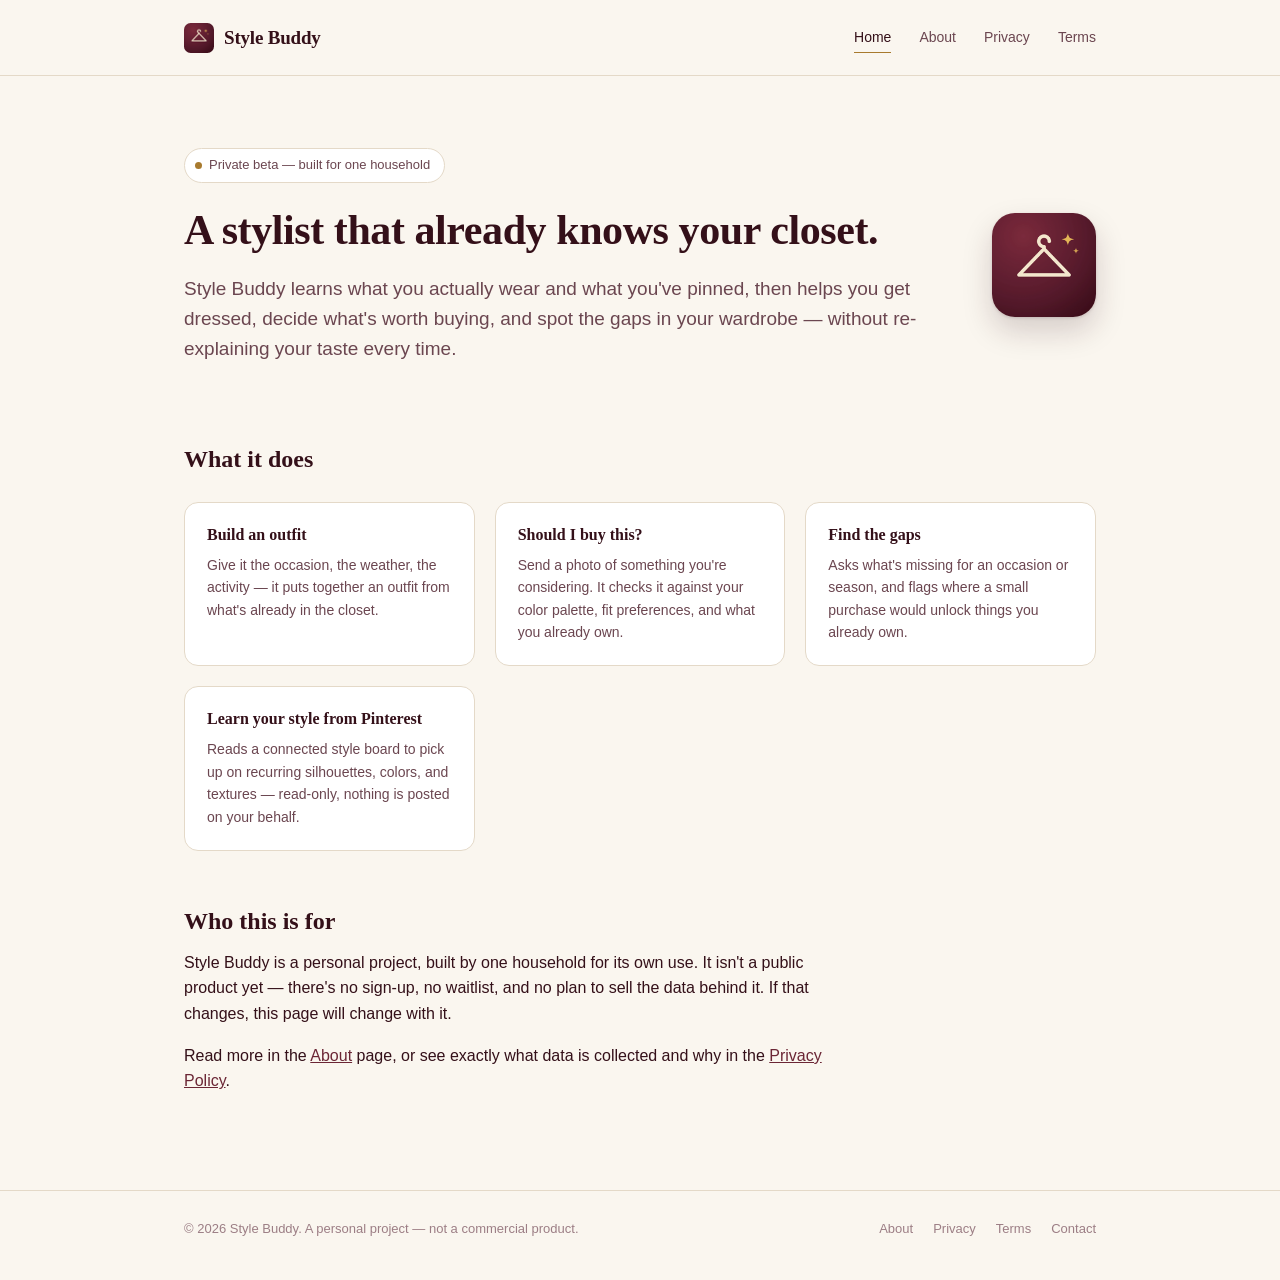
<file: index.html>
<!doctype html>
<html lang="en">
<head>
<meta charset="utf-8">
<meta name="viewport" content="width=device-width, initial-scale=1">
<title>Style Buddy — a personal AI stylist</title>
<meta name="description" content="Style Buddy is a personal AI styling assistant: it learns your taste from your Pinterest boards and your closet, then helps you build outfits, decide what to buy, and find the gaps in your wardrobe.">
<link rel="icon" type="image/png" sizes="32x32" href="assets/favicon-32.png">
<link rel="icon" type="image/png" sizes="16x16" href="assets/favicon-16.png">
<link rel="apple-touch-icon" href="assets/apple-touch-icon.png">
<link rel="stylesheet" href="styles.css">
</head>
<body>
<a class="skip-link" href="#main">Skip to content</a>

<header class="site-header">
  <div class="wrap">
    <a class="brand" href="index.html">
      <img src="assets/favicon-32.png" alt="" width="30" height="30">
      <span class="brand-name">Style Buddy</span>
    </a>
    <nav class="site-nav" aria-label="Primary">
      <a href="index.html" aria-current="page">Home</a>
      <a href="about.html">About</a>
      <a href="privacy.html">Privacy</a>
      <a href="terms.html">Terms</a>
    </nav>
  </div>
</header>

<main id="main">
  <section class="hero">
    <div>
      <p class="status-pill"><span class="dot"></span> Private beta — built for one household</p>
      <h1>A stylist that already knows your closet.</h1>
      <p class="lede">Style Buddy learns what you actually wear and what you've pinned, then helps you get dressed, decide what's worth buying, and spot the gaps in your wardrobe — without re-explaining your taste every time.</p>
    </div>
    <img class="hero-mark" src="assets/apple-touch-icon.png" alt="Style Buddy icon: a cream hanger with gold sparkles on an oxblood ground">
  </section>

  <section class="section">
    <h2>What it does</h2>
    <div class="card-grid">
      <div class="card">
        <h3>Build an outfit</h3>
        <p>Give it the occasion, the weather, the activity — it puts together an outfit from what's already in the closet.</p>
      </div>
      <div class="card">
        <h3>Should I buy this?</h3>
        <p>Send a photo of something you're considering. It checks it against your color palette, fit preferences, and what you already own.</p>
      </div>
      <div class="card">
        <h3>Find the gaps</h3>
        <p>Asks what's missing for an occasion or season, and flags where a small purchase would unlock things you already own.</p>
      </div>
      <div class="card">
        <h3>Learn your style from Pinterest</h3>
        <p>Reads a connected style board to pick up on recurring silhouettes, colors, and textures — read-only, nothing is posted on your behalf.</p>
      </div>
    </div>
  </section>

  <section class="section">
    <h2>Who this is for</h2>
    <p class="prose">Style Buddy is a personal project, built by one household for its own use. It isn't a public product yet — there's no sign-up, no waitlist, and no plan to sell the data behind it. If that changes, this page will change with it.</p>
    <p class="prose">Read more in the <a href="about.html">About</a> page, or see exactly what data is collected and why in the <a href="privacy.html">Privacy Policy</a>.</p>
  </section>
</main>

<footer class="site-footer">
  <div class="wrap">
    <span>© 2026 Style Buddy. A personal project — not a commercial product.</span>
    <nav class="footer-links" aria-label="Footer">
      <a href="about.html">About</a>
      <a href="privacy.html">Privacy</a>
      <a href="terms.html">Terms</a>
      <a href="mailto:hello@keycompass.net">Contact</a>
    </nav>
  </div>
</footer>

</body>
</html>
</file>
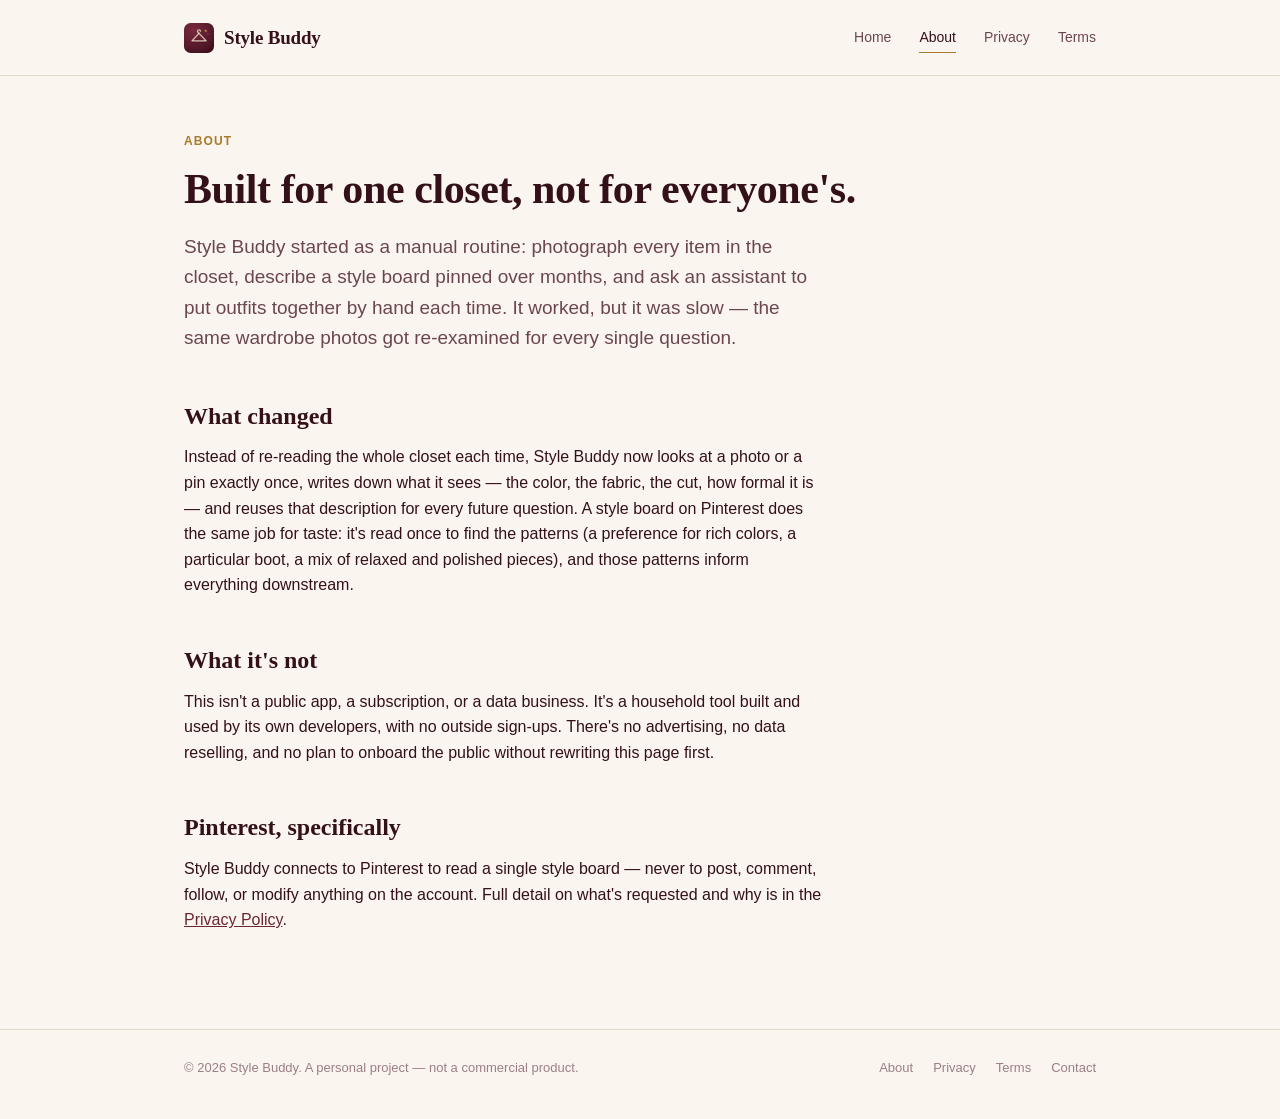
<file: about.html>
<!doctype html>
<html lang="en">
<head>
<meta charset="utf-8">
<meta name="viewport" content="width=device-width, initial-scale=1">
<title>About — Style Buddy</title>
<meta name="description" content="Style Buddy is a personal AI styling project built by one household, using a Pinterest style board and a photographed wardrobe to give outfit and shopping advice.">
<link rel="icon" type="image/png" sizes="32x32" href="assets/favicon-32.png">
<link rel="icon" type="image/png" sizes="16x16" href="assets/favicon-16.png">
<link rel="apple-touch-icon" href="assets/apple-touch-icon.png">
<link rel="stylesheet" href="styles.css">
</head>
<body>
<a class="skip-link" href="#main">Skip to content</a>

<header class="site-header">
  <div class="wrap">
    <a class="brand" href="index.html">
      <img src="assets/favicon-32.png" alt="" width="30" height="30">
      <span class="brand-name">Style Buddy</span>
    </a>
    <nav class="site-nav" aria-label="Primary">
      <a href="index.html">Home</a>
      <a href="about.html" aria-current="page">About</a>
      <a href="privacy.html">Privacy</a>
      <a href="terms.html">Terms</a>
    </nav>
  </div>
</header>

<main id="main">
  <section class="section" style="padding-top: 56px;">
    <p class="eyebrow">About</p>
    <h1>Built for one closet, not for everyone's.</h1>
    <div class="prose">
      <p class="lede">Style Buddy started as a manual routine: photograph every item in the closet, describe a style board pinned over months, and ask an assistant to put outfits together by hand each time. It worked, but it was slow — the same wardrobe photos got re-examined for every single question.</p>

      <h2>What changed</h2>
      <p>Instead of re-reading the whole closet each time, Style Buddy now looks at a photo or a pin exactly once, writes down what it sees — the color, the fabric, the cut, how formal it is — and reuses that description for every future question. A style board on Pinterest does the same job for taste: it's read once to find the patterns (a preference for rich colors, a particular boot, a mix of relaxed and polished pieces), and those patterns inform everything downstream.</p>

      <h2>What it's not</h2>
      <p>This isn't a public app, a subscription, or a data business. It's a household tool built and used by its own developers, with no outside sign-ups. There's no advertising, no data reselling, and no plan to onboard the public without rewriting this page first.</p>

      <h2>Pinterest, specifically</h2>
      <p>Style Buddy connects to Pinterest to read a single style board — never to post, comment, follow, or modify anything on the account. Full detail on what's requested and why is in the <a href="privacy.html">Privacy Policy</a>.</p>
    </div>
  </section>
</main>

<footer class="site-footer">
  <div class="wrap">
    <span>© 2026 Style Buddy. A personal project — not a commercial product.</span>
    <nav class="footer-links" aria-label="Footer">
      <a href="about.html">About</a>
      <a href="privacy.html">Privacy</a>
      <a href="terms.html">Terms</a>
      <a href="mailto:hello@keycompass.net">Contact</a>
    </nav>
  </div>
</footer>

</body>
</html>
</file>
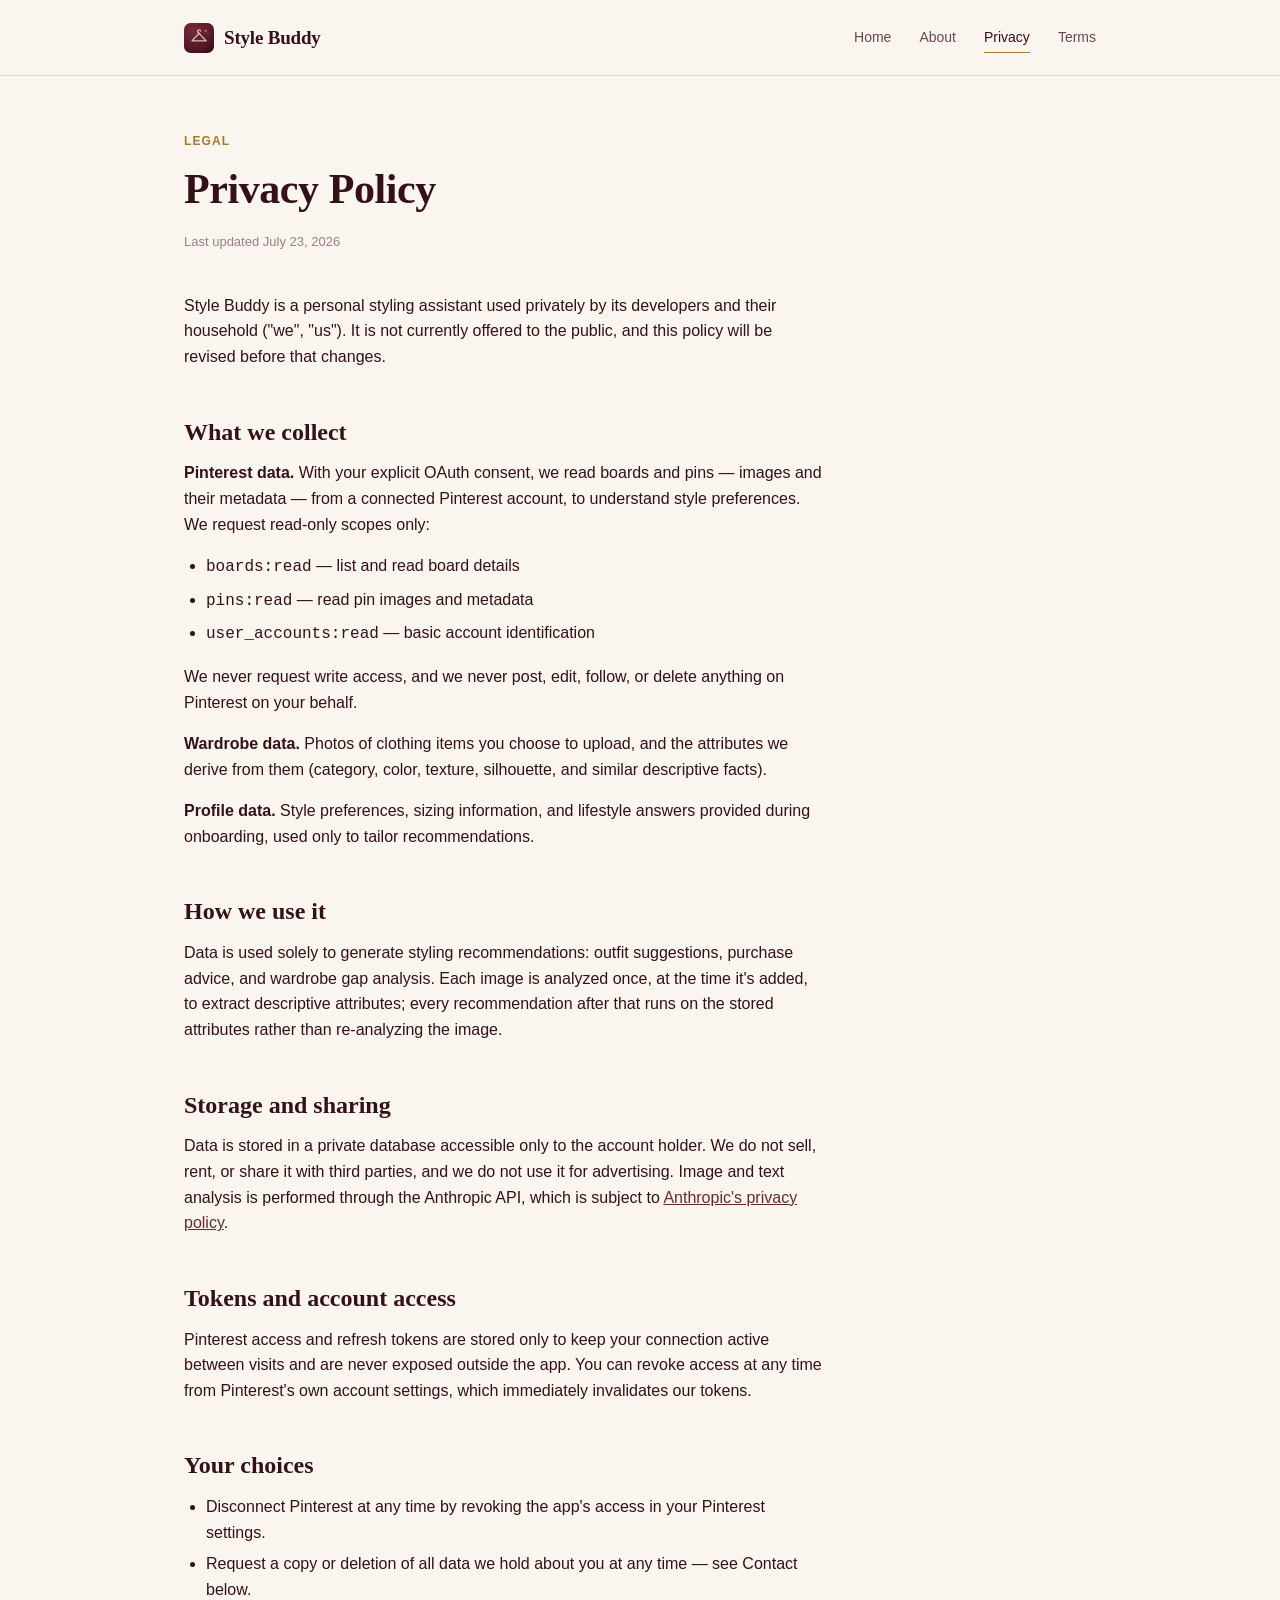
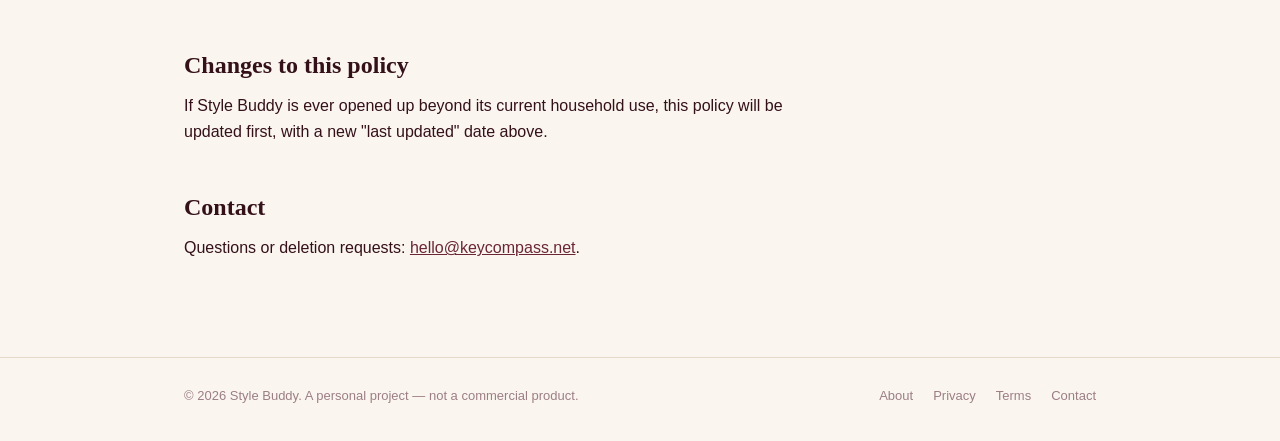
<file: privacy.html>
<!doctype html>
<html lang="en">
<head>
<meta charset="utf-8">
<meta name="viewport" content="width=device-width, initial-scale=1">
<title>Privacy Policy — Style Buddy</title>
<meta name="description" content="What Style Buddy collects from Pinterest and your wardrobe, how it's used, and how to have it deleted.">
<link rel="icon" type="image/png" sizes="32x32" href="assets/favicon-32.png">
<link rel="icon" type="image/png" sizes="16x16" href="assets/favicon-16.png">
<link rel="apple-touch-icon" href="assets/apple-touch-icon.png">
<link rel="stylesheet" href="styles.css">
</head>
<body>
<a class="skip-link" href="#main">Skip to content</a>

<header class="site-header">
  <div class="wrap">
    <a class="brand" href="index.html">
      <img src="assets/favicon-32.png" alt="" width="30" height="30">
      <span class="brand-name">Style Buddy</span>
    </a>
    <nav class="site-nav" aria-label="Primary">
      <a href="index.html">Home</a>
      <a href="about.html">About</a>
      <a href="privacy.html" aria-current="page">Privacy</a>
      <a href="terms.html">Terms</a>
    </nav>
  </div>
</header>

<main id="main">
  <section class="section" style="padding-top: 56px;">
    <p class="eyebrow">Legal</p>
    <h1>Privacy Policy</h1>
    <p class="meta-line">Last updated July 23, 2026</p>

    <div class="prose">
      <p>Style Buddy is a personal styling assistant used privately by its developers and their household ("we", "us"). It is not currently offered to the public, and this policy will be revised before that changes.</p>

      <h2>What we collect</h2>
      <p><strong>Pinterest data.</strong> With your explicit OAuth consent, we read boards and pins — images and their metadata — from a connected Pinterest account, to understand style preferences. We request read-only scopes only:</p>
      <ul>
        <li><code>boards:read</code> — list and read board details</li>
        <li><code>pins:read</code> — read pin images and metadata</li>
        <li><code>user_accounts:read</code> — basic account identification</li>
      </ul>
      <p>We never request write access, and we never post, edit, follow, or delete anything on Pinterest on your behalf.</p>

      <p><strong>Wardrobe data.</strong> Photos of clothing items you choose to upload, and the attributes we derive from them (category, color, texture, silhouette, and similar descriptive facts).</p>

      <p><strong>Profile data.</strong> Style preferences, sizing information, and lifestyle answers provided during onboarding, used only to tailor recommendations.</p>

      <h2>How we use it</h2>
      <p>Data is used solely to generate styling recommendations: outfit suggestions, purchase advice, and wardrobe gap analysis. Each image is analyzed once, at the time it's added, to extract descriptive attributes; every recommendation after that runs on the stored attributes rather than re-analyzing the image.</p>

      <h2>Storage and sharing</h2>
      <p>Data is stored in a private database accessible only to the account holder. We do not sell, rent, or share it with third parties, and we do not use it for advertising. Image and text analysis is performed through the Anthropic API, which is subject to <a href="https://www.anthropic.com/legal/privacy" target="_blank" rel="noopener">Anthropic's privacy policy</a>.</p>

      <h2>Tokens and account access</h2>
      <p>Pinterest access and refresh tokens are stored only to keep your connection active between visits and are never exposed outside the app. You can revoke access at any time from Pinterest's own account settings, which immediately invalidates our tokens.</p>

      <h2>Your choices</h2>
      <ul>
        <li>Disconnect Pinterest at any time by revoking the app's access in your Pinterest settings.</li>
        <li>Request a copy or deletion of all data we hold about you at any time — see Contact below.</li>
      </ul>

      <h2>Changes to this policy</h2>
      <p>If Style Buddy is ever opened up beyond its current household use, this policy will be updated first, with a new "last updated" date above.</p>

      <h2>Contact</h2>
      <p>Questions or deletion requests: <a href="mailto:hello@keycompass.net">hello@keycompass.net</a>.</p>
    </div>
  </section>
</main>

<footer class="site-footer">
  <div class="wrap">
    <span>© 2026 Style Buddy. A personal project — not a commercial product.</span>
    <nav class="footer-links" aria-label="Footer">
      <a href="about.html">About</a>
      <a href="privacy.html">Privacy</a>
      <a href="terms.html">Terms</a>
      <a href="mailto:hello@keycompass.net">Contact</a>
    </nav>
  </div>
</footer>

</body>
</html>
</file>
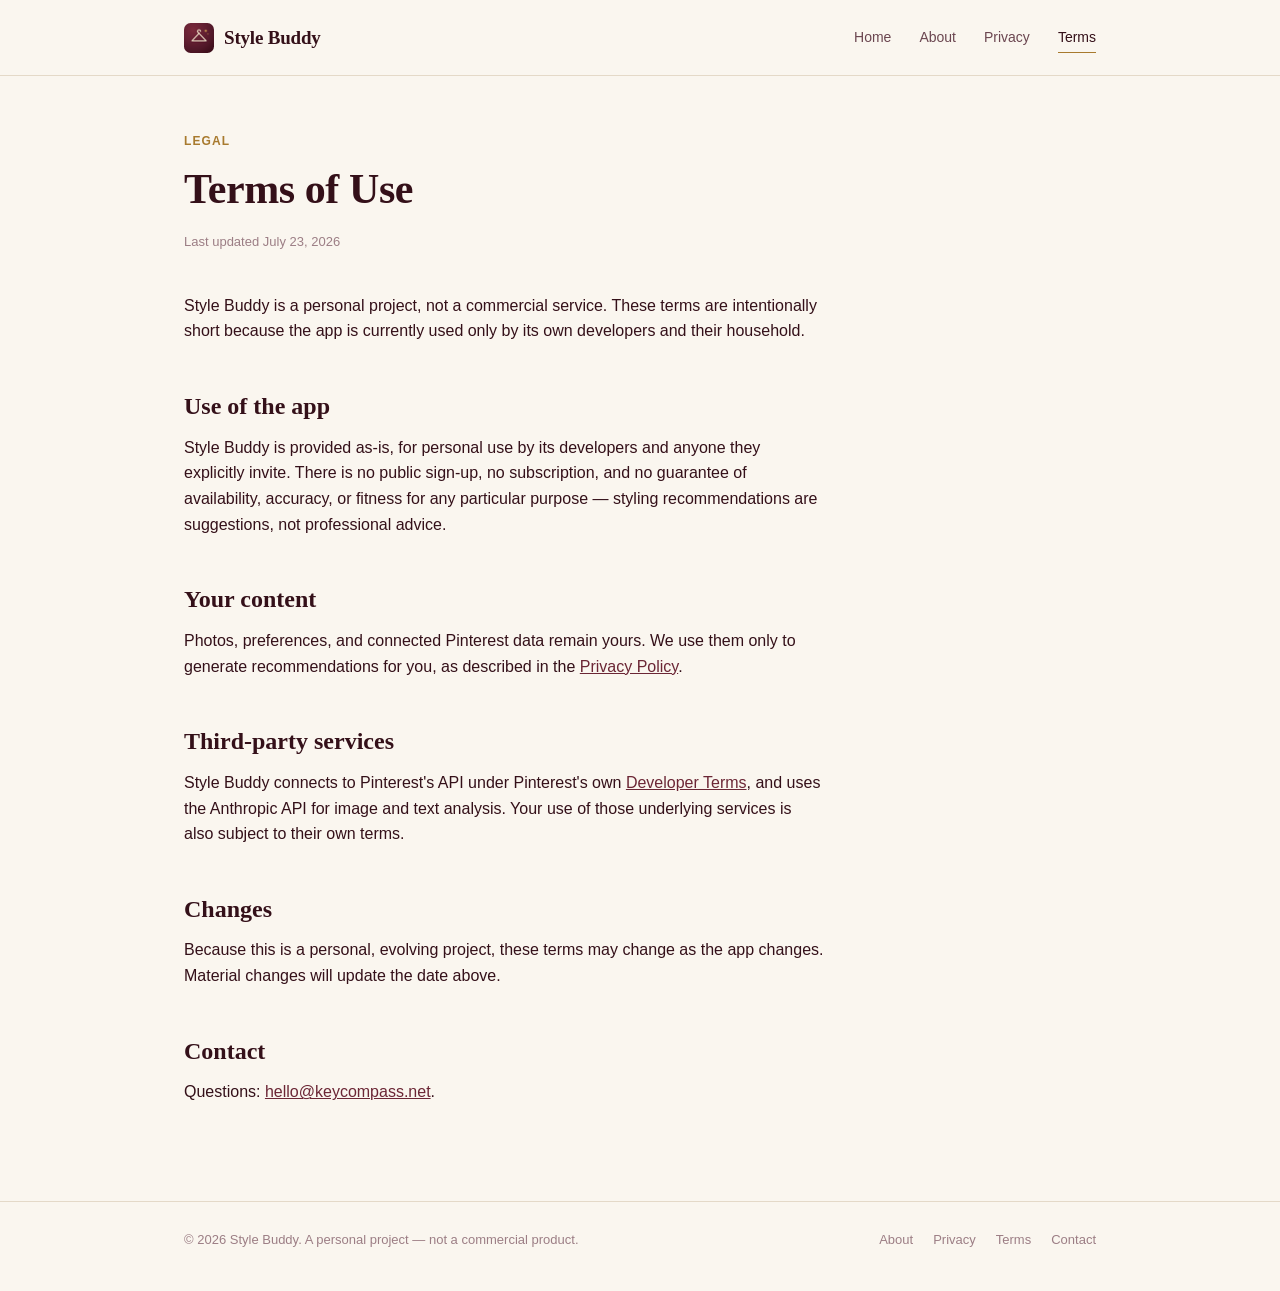
<file: terms.html>
<!doctype html>
<html lang="en">
<head>
<meta charset="utf-8">
<meta name="viewport" content="width=device-width, initial-scale=1">
<title>Terms of Use — Style Buddy</title>
<meta name="description" content="Terms of use for Style Buddy, a personal styling project.">
<link rel="icon" type="image/png" sizes="32x32" href="assets/favicon-32.png">
<link rel="icon" type="image/png" sizes="16x16" href="assets/favicon-16.png">
<link rel="apple-touch-icon" href="assets/apple-touch-icon.png">
<link rel="stylesheet" href="styles.css">
</head>
<body>
<a class="skip-link" href="#main">Skip to content</a>

<header class="site-header">
  <div class="wrap">
    <a class="brand" href="index.html">
      <img src="assets/favicon-32.png" alt="" width="30" height="30">
      <span class="brand-name">Style Buddy</span>
    </a>
    <nav class="site-nav" aria-label="Primary">
      <a href="index.html">Home</a>
      <a href="about.html">About</a>
      <a href="privacy.html">Privacy</a>
      <a href="terms.html" aria-current="page">Terms</a>
    </nav>
  </div>
</header>

<main id="main">
  <section class="section" style="padding-top: 56px;">
    <p class="eyebrow">Legal</p>
    <h1>Terms of Use</h1>
    <p class="meta-line">Last updated July 23, 2026</p>

    <div class="prose">
      <p>Style Buddy is a personal project, not a commercial service. These terms are intentionally short because the app is currently used only by its own developers and their household.</p>

      <h2>Use of the app</h2>
      <p>Style Buddy is provided as-is, for personal use by its developers and anyone they explicitly invite. There is no public sign-up, no subscription, and no guarantee of availability, accuracy, or fitness for any particular purpose — styling recommendations are suggestions, not professional advice.</p>

      <h2>Your content</h2>
      <p>Photos, preferences, and connected Pinterest data remain yours. We use them only to generate recommendations for you, as described in the <a href="privacy.html">Privacy Policy</a>.</p>

      <h2>Third-party services</h2>
      <p>Style Buddy connects to Pinterest's API under Pinterest's own <a href="https://policy.pinterest.com/en/terms-of-service" target="_blank" rel="noopener">Developer Terms</a>, and uses the Anthropic API for image and text analysis. Your use of those underlying services is also subject to their own terms.</p>

      <h2>Changes</h2>
      <p>Because this is a personal, evolving project, these terms may change as the app changes. Material changes will update the date above.</p>

      <h2>Contact</h2>
      <p>Questions: <a href="mailto:hello@keycompass.net">hello@keycompass.net</a>.</p>
    </div>
  </section>
</main>

<footer class="site-footer">
  <div class="wrap">
    <span>© 2026 Style Buddy. A personal project — not a commercial product.</span>
    <nav class="footer-links" aria-label="Footer">
      <a href="about.html">About</a>
      <a href="privacy.html">Privacy</a>
      <a href="terms.html">Terms</a>
      <a href="mailto:hello@keycompass.net">Contact</a>
    </nav>
  </div>
</footer>

</body>
</html>
</file>
<file: styles.css>
/* Style Buddy — shared site styles */

:root {
  --ground: #FAF6EF;
  --card: #FFFFFF;
  --ink: #341019;
  --ink-soft: #6B4650;
  --ink-faint: #9C7E85;
  --oxblood: #6B2635;
  --oxblood-deep: #4A1A24;
  --gold: #A87A2E;
  --line: #E4D9C8;
  --focus: #A87A2E;

  --display: "Iowan Old Style", "Palatino Linotype", Palatino, Georgia, "Times New Roman", serif;
  --body: -apple-system, BlinkMacSystemFont, "Segoe UI", Roboto, Helvetica, Arial, sans-serif;

  --measure: 40em;
}

@media (prefers-color-scheme: dark) {
  :root {
    --ground: #1C1013;
    --card: #241419;
    --ink: #F4E7CE;
    --ink-soft: #C9B3A8;
    --ink-faint: #8A6E70;
    --oxblood: #C97385;
    --oxblood-deep: #E0A2AF;
    --gold: #E3B458;
    --line: #3A262A;
    --focus: #E3B458;
  }
}
:root[data-theme="dark"] {
  --ground: #1C1013;
  --card: #241419;
  --ink: #F4E7CE;
  --ink-soft: #C9B3A8;
  --ink-faint: #8A6E70;
  --oxblood: #C97385;
  --oxblood-deep: #E0A2AF;
  --gold: #E3B458;
  --line: #3A262A;
  --focus: #E3B458;
}
:root[data-theme="light"] {
  --ground: #FAF6EF;
  --card: #FFFFFF;
  --ink: #341019;
  --ink-soft: #6B4650;
  --ink-faint: #9C7E85;
  --oxblood: #6B2635;
  --oxblood-deep: #4A1A24;
  --gold: #A87A2E;
  --line: #E4D9C8;
  --focus: #A87A2E;
}

* { box-sizing: border-box; }

html { color-scheme: light dark; }

body {
  margin: 0;
  background: var(--ground);
  color: var(--ink);
  font-family: var(--body);
  font-size: 16px;
  line-height: 1.6;
  -webkit-font-smoothing: antialiased;
}

a { color: var(--oxblood); }
a:focus-visible,
button:focus-visible {
  outline: 2px solid var(--focus);
  outline-offset: 3px;
}

img { max-width: 100%; display: block; }

/* Skip link */
.skip-link {
  position: absolute;
  left: -999px;
  top: 0;
  background: var(--card);
  color: var(--ink);
  padding: 10px 16px;
  border-radius: 0 0 8px 0;
  z-index: 100;
}
.skip-link:focus { left: 0; }

/* Header */
.site-header {
  border-bottom: 1px solid var(--line);
}
.site-header .wrap {
  max-width: 960px;
  margin: 0 auto;
  padding: 22px 24px;
  display: flex;
  align-items: center;
  justify-content: space-between;
  gap: 24px;
}
.brand {
  display: flex;
  align-items: center;
  gap: 10px;
  text-decoration: none;
  color: var(--ink);
}
.brand img { width: 30px; height: 30px; border-radius: 22%; }
.brand-name {
  font-family: var(--display);
  font-size: 19px;
  font-weight: 600;
  letter-spacing: -0.01em;
}
.site-nav {
  display: flex;
  gap: 28px;
  flex-wrap: wrap;
}
.site-nav a {
  font-size: 14px;
  text-decoration: none;
  color: var(--ink-soft);
  padding: 4px 0;
  border-bottom: 1px solid transparent;
}
.site-nav a:hover,
.site-nav a[aria-current="page"] {
  color: var(--ink);
  border-bottom-color: var(--gold);
}

/* Layout */
main { max-width: 960px; margin: 0 auto; padding: 0 24px; }
.prose { max-width: var(--measure); }

.eyebrow {
  font-family: var(--body);
  font-size: 12px;
  font-weight: 700;
  letter-spacing: 0.09em;
  text-transform: uppercase;
  color: var(--gold);
  margin: 0 0 12px;
}

h1, h2, h3 {
  font-family: var(--display);
  font-weight: 600;
  color: var(--ink);
  text-wrap: balance;
  line-height: 1.2;
}
h1 { font-size: clamp(30px, 4.5vw, 42px); letter-spacing: -0.01em; margin: 0 0 18px; }
h2 { font-size: 24px; margin: 48px 0 14px; }
.section > h2:first-child { margin-top: 0; }
h3 { font-size: 18px; margin: 28px 0 10px; }

p { margin: 0 0 16px; color: var(--ink); }
.lede {
  font-size: 19px;
  color: var(--ink-soft);
  max-width: var(--measure);
}

ul, ol { margin: 0 0 16px; padding-left: 22px; }
li { margin-bottom: 6px; }

.meta-line {
  font-size: 13px;
  color: var(--ink-faint);
  margin-bottom: 40px;
}

/* Hero */
.hero {
  padding: 72px 0 56px;
  display: grid;
  grid-template-columns: 1fr auto;
  gap: 40px;
  align-items: center;
}
.hero-mark {
  width: 104px;
  height: 104px;
  border-radius: 22%;
  box-shadow: 0 1px 3px rgba(52, 16, 25, 0.15), 0 14px 30px rgba(52, 16, 25, 0.18);
}
.status-pill {
  display: inline-flex;
  align-items: center;
  gap: 7px;
  font-size: 13px;
  color: var(--ink-soft);
  background: var(--card);
  border: 1px solid var(--line);
  padding: 6px 14px 6px 10px;
  border-radius: 999px;
  margin-bottom: 22px;
}
.status-pill .dot {
  width: 7px;
  height: 7px;
  border-radius: 50%;
  background: var(--gold);
}

@media (max-width: 640px) {
  .hero { grid-template-columns: 1fr; padding-top: 48px; }
  .hero-mark { order: -1; width: 72px; height: 72px; }
  .site-header .wrap { flex-direction: column; align-items: flex-start; gap: 14px; }
}

/* Cards / sections */
.section { padding: 8px 0 40px; }
.card-grid {
  display: grid;
  grid-template-columns: repeat(auto-fit, minmax(220px, 1fr));
  gap: 20px;
  margin: 28px 0 8px;
}
.card {
  background: var(--card);
  border: 1px solid var(--line);
  border-radius: 14px;
  padding: 22px;
}
.card h3 { margin-top: 0; font-size: 16px; }
.card p { color: var(--ink-soft); font-size: 14px; margin-bottom: 0; }

/* Footer */
.site-footer {
  border-top: 1px solid var(--line);
  margin-top: 40px;
}
.site-footer .wrap {
  max-width: 960px;
  margin: 0 auto;
  padding: 28px 24px 40px;
  display: flex;
  flex-wrap: wrap;
  gap: 16px 28px;
  align-items: baseline;
  justify-content: space-between;
  font-size: 13px;
  color: var(--ink-faint);
}
.footer-links { display: flex; gap: 20px; flex-wrap: wrap; }
.footer-links a { color: var(--ink-faint); text-decoration: none; }
.footer-links a:hover { color: var(--ink-soft); }

@media (prefers-reduced-motion: no-preference) {
  .site-nav a, .footer-links a { transition: color 0.15s ease, border-color 0.15s ease; }
}
</file>
